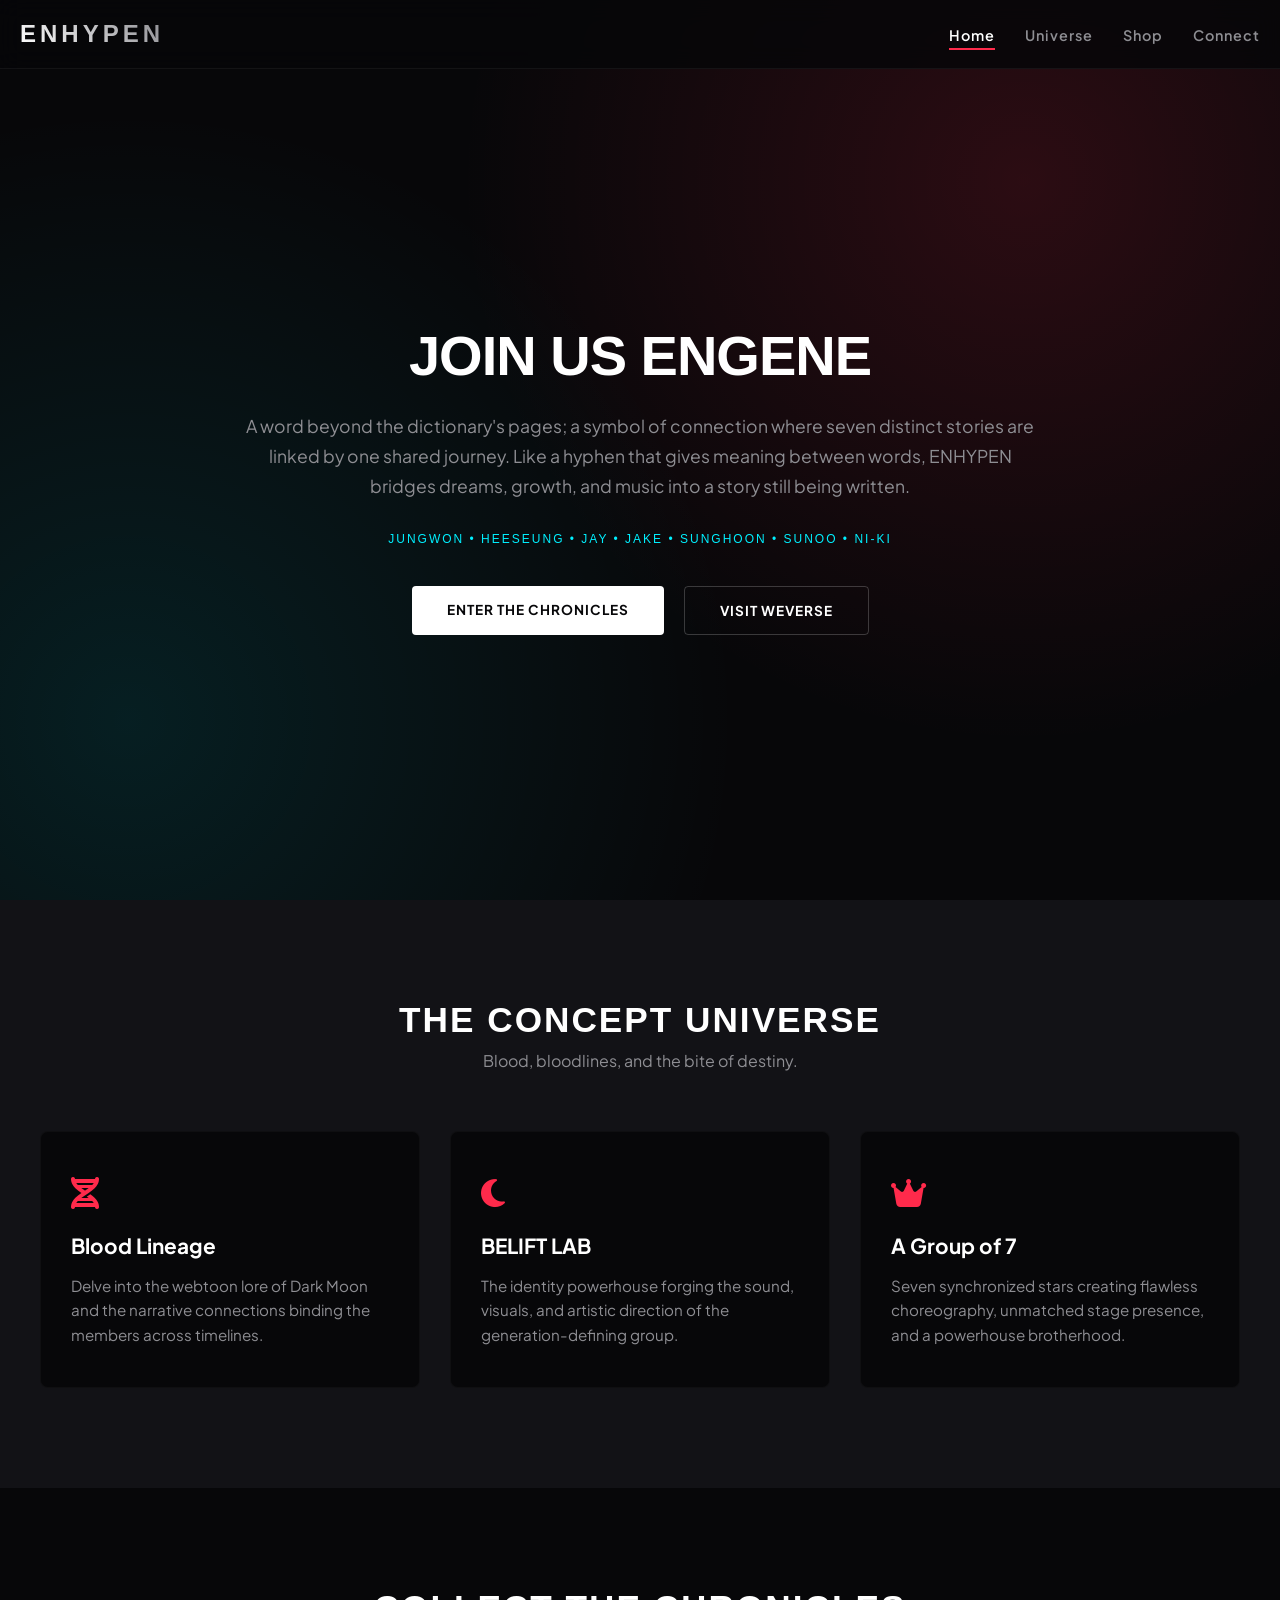
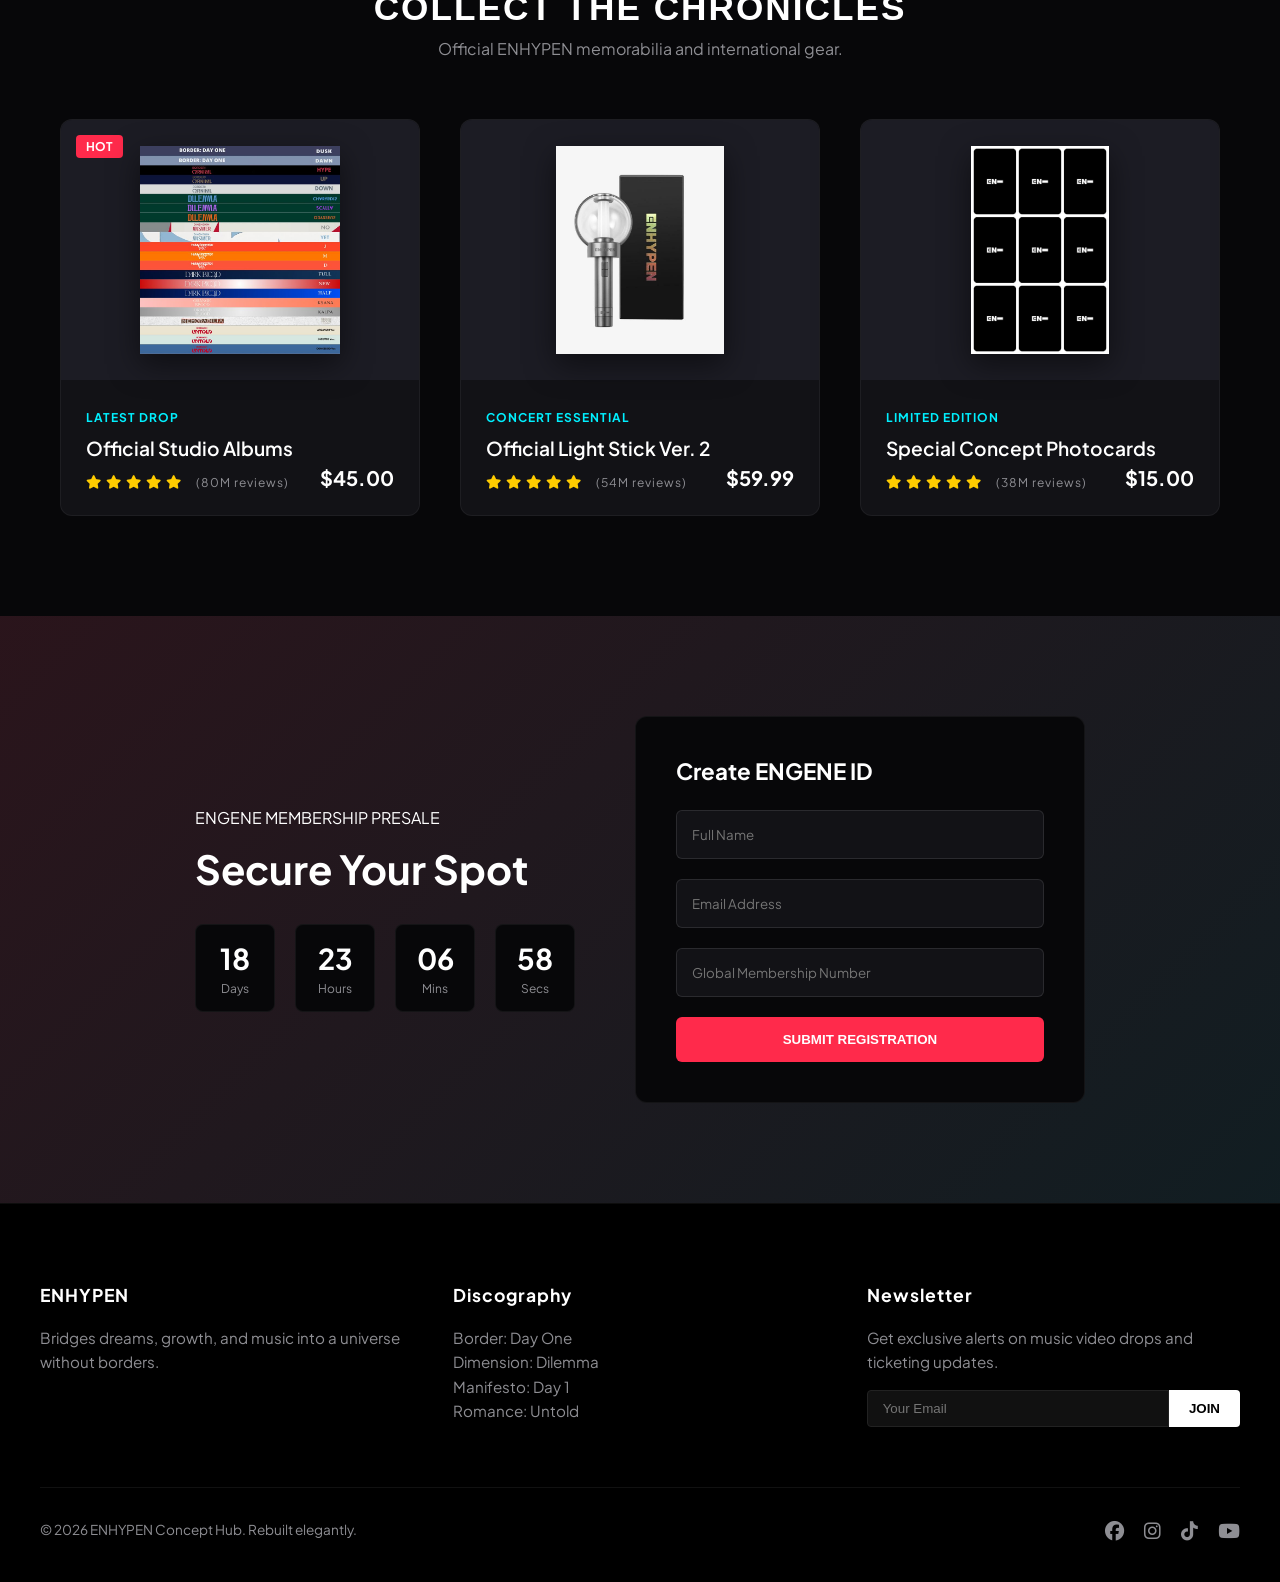
<file: index.html>
<!DOCTYPE html>
<html lang="en">
<head>
    <meta charset="UTF-8">
    <meta name="viewport" content="width=device-width, initial-scale=1.0">
    <title>ENHYPEN // Official Fan Concept Portal</title>

    <!-- Font Awesome CDN link -->
    <link rel="stylesheet" href="https://cdnjs.cloudflare.com/ajax/libs/font-awesome/6.1.1/css/all.min.css" />

    <!-- Google Fonts for Bold, Edgy Typography -->
    <link rel="preconnect" href="https://fonts.googleapis.com">
    <link rel="preconnect" href="https://fonts.gstatic.com" crossorigin>
    <link href="https://fonts.googleapis.com/css2?family=Syncopate:wght@700&family=Plus+Jakarta+Sans:wght@300;400;600;700&display=swap" rel="stylesheet">

    <!-- External CSS link -->
    <link rel="stylesheet" href="style.css">

    <!-- JQuery CDN link -->
    <script src="https://code.jquery.com/jquery-3.6.0.min.js"></script>
</head>
<body>

    <!-- Header Navigation -->
    <header>
        <nav>
            <div class="logo">ENHYPEN</div>

            <div class="navigation">
                <ul id="nav-menu">
                    <i id="menu-close" class="fas fa-times"></i>
                    <li><a href="#" class="active">Home</a></li>
                    <li><a href="#universe">Universe</a></li>
                    <li><a href="#shop">Shop</a></li>
                    <li><a href="#connect">Connect</a></li>
                </ul>
                <i id="menu-btn" class="fas fa-bars"></i>
            </div>
        </nav>
    </header>

    <!-- Hero Section -->
    <section id="home" class="hero-section">
        <div class="hero-content">
            <h2 class="glitch-text">JOIN US ENGENE</h2>
            <p>
                A word beyond the dictionary's pages; a symbol of connection where seven distinct stories are linked by one shared journey. Like a hyphen that gives meaning between words, ENHYPEN bridges dreams, growth, and music into a story still being written.
            </p>
            <div class="member-callout">
                Jungwon • Heeseung • Jay • Jake • Sunghoon • Sunoo • Ni-ki
            </div>
            <div class="btn-group">
                <a href="#" class="btn-primary">ENTER THE CHRONICLES</a>
                <a href="#" class="btn-secondary">VISIT WEVERSE</a>
            </div>
        </div>
    </section>

    <!-- Concept Features Section -->
    <section id="universe" class="features-section">
        <h1 class="section-title">THE CONCEPT UNIVERSE</h1>
        <p class="section-subtitle">Blood, bloodlines, and the bite of destiny.</p>

        <div class="fea-base">
            <div class="fea-box">
                <div class="icon-wrapper"><i class="fas fa-dna"></i></div>
                <h3>Blood Lineage</h3>
                <p>Delve into the webtoon lore of Dark Moon and the narrative connections binding the members across timelines.</p>
            </div>

            <div class="fea-box">
                <div class="icon-wrapper"><i class="fas fa-moon"></i></div>
                <h3>BELIFT LAB</h3>
                <p>The identity powerhouse forging the sound, visuals, and artistic direction of the generation-defining group.</p>
            </div>

            <div class="fea-box">
                <div class="icon-wrapper"><i class="fas fa-crown"></i></div>
                <h3>A Group of 7</h3>
                <p>Seven synchronized stars creating flawless choreography, unmatched stage presence, and a powerhouse brotherhood.</p>
            </div>
        </div>
    </section>

    <!-- Merch Shop Section -->
    <section id="shop" class="shop-section">
        <h1 class="section-title">COLLECT THE CHRONICLES</h1>
        <p class="section-subtitle">Official ENHYPEN memorabilia and international gear.</p>

        <div class="course-box">
            <!-- Item 1 -->
            <div class="card">
                <div class="img-container">
                    <div class="badge">HOT</div>
                    <img src="ENHYPEN ALBUMS.jpg" alt="Enhypen Albums">
                </div>
                <div class="details">
                    <span>LATEST DROP</span>
                    <h6>Official Studio Albums</h6>
                    <div class="star">
                        <i class="fa-solid fa-star"></i>
                        <i class="fa-solid fa-star"></i>
                        <i class="fa-solid fa-star"></i>
                        <i class="fa-solid fa-star"></i>
                        <i class="fa-solid fa-star"></i>
                        <span>(80M reviews)</span>
                    </div>
                </div>
                <div class="price-tag">$45.00</div>
            </div>

            <!-- Item 2 -->
            <div class="card">
                <div class="img-container">
                    <img src="bl.jpg" alt="Light Stick">
                </div>
                <div class="details">
                    <span>CONCERT ESSENTIAL</span>
                    <h6>Official Light Stick Ver. 2</h6>
                    <div class="star">
                        <i class="fa-solid fa-star"></i>
                        <i class="fa-solid fa-star"></i>
                        <i class="fa-solid fa-star"></i>
                        <i class="fa-solid fa-star"></i>
                        <i class="fa-solid fa-star"></i>
                        <span>(54M reviews)</span>
                    </div>
                </div>
                <div class="price-tag">$59.99</div>
            </div>

            <!-- Item 3 -->
            <div class="card">
                <div class="img-container">
                    <img src="pc.jpg" alt="Photocards">
                </div>
                <div class="details">
                    <span>LIMITED EDITION</span>
                    <h6>Special Concept Photocards</h6>
                    <div class="star">
                        <i class="fa-solid fa-star"></i>
                        <i class="fa-solid fa-star"></i>
                        <i class="fa-solid fa-star"></i>
                        <i class="fa-solid fa-star"></i>
                        <i class="fa-solid fa-star"></i>
                        <span>(38M reviews)</span>
                    </div>
                </div>
                <div class="price-tag">$15.00</div>
            </div>
        </div>
    </section>

    <!-- Registration Section -->
    <section id="connect" class="registration-section">
        <div class="reminder">
            <p>ENGENE MEMBERSHIP PRESALE</p>
            <h1>Secure Your Spot</h1>
            <div class="countdown-container">
                <div class="time-block"><span>18</span>Days</div>
                <div class="time-block"><span>23</span>Hours</div>
                <div class="time-block"><span>06</span>Mins</div>
                <div class="time-block"><span>58</span>Secs</div>
            </div>
        </div>

        <div class="form-container">
            <h3>Create ENGENE ID</h3>
            <input type="text" placeholder="Full Name" required>
            <input type="email" placeholder="Email Address" required>
            <input type="text" placeholder="Global Membership Number" required>
            <button type="submit" class="btn-submit">SUBMIT REGISTRATION</button>
        </div>
    </section>

    <!-- Footer -->
    <footer>
        <div class="footer-grid">
            <div class="footer-col">
                <h3>ENHYPEN</h3>
                <p>Bridges dreams, growth, and music into a universe without borders.</p>
            </div>
            <div class="footer-col">
                <h3>Discography</h3>
                <p>Border: Day One<br>Dimension: Dilemma<br>Manifesto: Day 1<br>Romance: Untold</p>
            </div>
            <div class="footer-col">
                <h3>Newsletter</h3>
                <p>Get exclusive alerts on music video drops and ticketing updates.</p>
                <div class="subscribe-form">
                    <input type="email" placeholder="Your Email">
                    <button class="btn-sub">JOIN</button>
                </div>
            </div>
        </div>
        <div class="copyright">
            <p>&copy; 2026 ENHYPEN Concept Hub. Rebuilt elegantly.</p>
            <div class="social-icons">
                <a href="#"><i class="fab fa-facebook"></i></a>
                <a href="#"><i class="fab fa-instagram"></i></a>
                <a href="#"><i class="fab fa-tiktok"></i></a>
                <a href="#"><i class="fab fa-youtube"></i></a>
            </div>
        </div>
    </footer>

    <!-- Menu Control Script -->
    <script>
        $('#menu-btn').click(function(){
            $('#nav-menu').addClass('active');
        });
        $('#menu-close').click(function(){
            $('#nav-menu').removeClass('active');
        });
    </script>
</body>
</html>
</file>
<file: style.css>
/* --- Global Styles --- */
:root {
    --bg-dark: #070709;
    --bg-surface: #121216;
    --accent-red: #ff2a4b;
    --accent-blue: #00f0ff;
    --text-main: #ffffff;
    --text-muted: #8e8e93;
    --font-heading: 'Syncopate', sans-serif;
    --font-body: 'Plus Jakarta Sans', sans-serif;
}

* {
    margin: 0;
    padding: 0;
    box-sizing: border-box;
    scroll-behavior: smooth;
}

body {
    background-color: var(--bg-dark);
    color: var(--text-main);
    font-family: var(--font-body);
    overflow-x: hidden;
}

/* --- Header & Navbar --- */
header {
    background: rgba(7, 7, 9, 0.85);
    backdrop-filter: blur(12px);
    position: fixed;
    top: 0;
    width: 100%;
    z-index: 1000;
    border-bottom: 1px solid rgba(255, 255, 255, 0.05);
}

nav {
    display: flex;
    justify-content: space-between;
    align-items: center;
    max-width: 1300px;
    margin: 0 auto;
    padding: 20px;
}

nav .logo {
    font-family: var(--font-heading);
    font-size: 1.5rem;
    font-weight: 700;
    letter-spacing: 4px;
    background: linear-gradient(45deg, #fff, var(--text-muted));
    -webkit-background-clip: text;
    -webkit-text-fill-color: transparent;
}

nav .navigation ul {
    display: flex;
    list-style: none;
    align-items: center;
    gap: 30px;
}

nav .navigation ul li a {
    text-decoration: none;
    color: var(--text-muted);
    font-weight: 600;
    font-size: 0.9rem;
    letter-spacing: 1px;
    transition: color 0.3s ease;
}

nav .navigation ul li a:hover, 
nav .navigation ul li a.active {
    color: var(--text-main);
    border-bottom: 2px solid var(--accent-red);
    padding-bottom: 4px;
}

#menu-btn, #menu-close {
    display: none;
    color: var(--text-main);
    font-size: 1.5rem;
    cursor: pointer;
}

/* --- Hero Section --- */
.hero-section {
    min-height: 100vh;
    display: flex;
    align-items: center;
    justify-content: center;
    padding: 120px 20px 60px 20px;
    background: radial-gradient(circle at 80% 20%, rgba(255, 42, 75, 0.15), transparent 45%),
                radial-gradient(circle at 10% 80%, rgba(0, 240, 255, 0.1), transparent 45%),
                var(--bg-dark);
    text-align: center;
}

.hero-content {
    max-width: 800px;
}

.hero-content h2 {
    font-family: var(--font-heading);
    font-size: 3.5rem;
    letter-spacing: -1px;
    line-height: 1.1;
    margin-bottom: 25px;
    text-transform: uppercase;
}

.hero-content p {
    color: var(--text-muted);
    font-size: 1.1rem;
    line-height: 1.7;
    margin-bottom: 30px;
}

.member-callout {
    font-family: var(--font-heading);
    font-size: 0.75rem;
    letter-spacing: 2px;
    color: var(--accent-blue);
    margin-bottom: 40px;
    text-transform: uppercase;
}

.btn-group {
    display: flex;
    gap: 20px;
    justify-content: center;
}

.btn-primary, .btn-secondary {
    padding: 15px 35px;
    font-weight: 700;
    letter-spacing: 1px;
    text-decoration: none;
    font-size: 0.85rem;
    border-radius: 4px;
    transition: all 0.3s cubic-bezier(0.16, 1, 0.3, 1);
}

.btn-primary {
    background-color: var(--text-main);
    color: var(--bg-dark);
}

.btn-primary:hover {
    background-color: var(--accent-red);
    color: white;
    transform: translateY(-3px);
    box-shadow: 0 10px 20px rgba(255, 42, 75, 0.3);
}

.btn-secondary {
    background-color: transparent;
    color: var(--text-main);
    border: 1px solid rgba(255, 255, 255, 0.2);
}

.btn-secondary:hover {
    border-color: var(--text-main);
    background-color: rgba(255,255,255,0.05);
}

/* --- Global Section Configs --- */
.section-title {
    font-family: var(--font-heading);
    font-size: 2.2rem;
    text-align: center;
    letter-spacing: 2px;
    margin-bottom: 10px;
}

.section-subtitle {
    text-align: center;
    color: var(--text-muted);
    margin-bottom: 60px;
}

/* --- Features Section --- */
.features-section {
    padding: 100px 20px;
    background-color: var(--bg-surface);
}

.fea-base {
    display: grid;
    grid-template-columns: repeat(auto-fit, minmax(300px, 1fr));
    gap: 30px;
    max-width: 1200px;
    margin: 0 auto;
}

.fea-box {
    background: var(--bg-dark);
    padding: 40px 30px;
    border-radius: 8px;
    border: 1px solid rgba(255, 255, 255, 0.03);
    transition: transform 0.3s ease, border-color 0.3s ease;
}

.fea-box:hover {
    transform: translateY(-5px);
    border-color: var(--accent-red);
}

.icon-wrapper {
    font-size: 2rem;
    color: var(--accent-red);
    margin-bottom: 20px;
}

.fea-box h3 {
    font-size: 1.3rem;
    margin-bottom: 15px;
}

.fea-box p {
    color: var(--text-muted);
    font-size: 0.95rem;
    line-height: 1.6;
}

/* --- Merch Section (Shop) --- */
.shop-section {
    padding: 100px 20px;
    max-width: 1200px;
    margin: 0 auto;
}

.course-box {
    display: grid;
    grid-template-columns: repeat(auto-fit, minmax(320px, 1fr));
    gap: 40px;
}

.card {
    background: var(--bg-surface);
    border-radius: 12px;
    overflow: hidden;
    position: relative;
    border: 1px solid rgba(255, 255, 255, 0.05);
}

.img-container {
    height: 260px;
    background: #1c1c24;
    position: relative;
    display: flex;
    align-items: center;
    justify-content: center;
}

.img-container img {
    max-height: 80%;
    max-width: 80%;
    object-fit: contain;
    filter: drop-shadow(0 10px 15px rgba(0,0,0,0.5));
}

.badge {
    position: absolute;
    top: 15px;
    left: 15px;
    background: var(--accent-red);
    color: white;
    padding: 4px 10px;
    font-size: 0.75rem;
    font-weight: 700;
    border-radius: 4px;
}

.card .details {
    padding: 25px;
}

.card .details span {
    color: var(--accent-blue);
    font-size: 0.75rem;
    font-weight: 700;
    letter-spacing: 1px;
}

.card .details h6 {
    font-size: 1.2rem;
    margin: 10px 0 15px 0;
    font-weight: 600;
}

.star {
    display: flex;
    align-items: center;
    gap: 5px;
    color: #ffcc00;
    font-size: 0.85rem;
}

.star span {
    color: var(--text-muted) !important;
    margin-left: 10px;
    font-weight: 400 !important;
}

.price-tag {
    position: absolute;
    bottom: 25px;
    right: 25px;
    font-size: 1.25rem;
    font-weight: 700;
}

/* --- Registration / Presale --- */
.registration-section {
    background: linear-gradient(135deg, rgba(255,42,75,0.1), rgba(0,240,255,0.05)), var(--bg-surface);
    padding: 100px 20px;
    display: flex;
    flex-wrap: wrap;
    align-items: center;
    justify-content: center;
    gap: 60px;
}

.reminder h1 {
    font-size: 2.5rem;
    margin: 15px 0 30px 0;
}

.countdown-container {
    display: flex;
    gap: 20px;
}

.time-block {
    background: var(--bg-dark);
    padding: 15px;
    border-radius: 8px;
    min-width: 80px;
    text-align: center;
    font-size: 0.75rem;
    color: var(--text-muted);
    border: 1px solid rgba(255,255,255,0.05);
}

.time-block span {
    display: block;
    font-size: 1.8rem;
    color: var(--text-main);
    font-weight: 700;
    margin-bottom: 5px;
}

.form-container {
    background: var(--bg-dark);
    padding: 40px;
    border-radius: 12px;
    width: 100%;
    max-width: 450px;
    border: 1px solid rgba(255,255,255,0.05);
}

.form-container h3 {
    margin-bottom: 25px;
    font-size: 1.4rem;
}

.form-container input {
    width: 100%;
    padding: 15px;
    background: var(--bg-surface);
    border: 1px solid rgba(255,255,255,0.1);
    border-radius: 6px;
    margin-bottom: 20px;
    color: white;
    font-family: var(--font-body);
}

.form-container input:focus {
    outline: none;
    border-color: var(--accent-blue);
}

.btn-submit {
    width: 100%;
    padding: 15px;
    background: var(--accent-red);
    color: white;
    border: none;
    font-weight: 700;
    border-radius: 6px;
    cursor: pointer;
    transition: background 0.2s;
}

.btn-submit:hover {
    background: #e01b3b;
}

/* --- Footer --- */
footer {
    background: #000;
    padding: 80px 20px 40px 20px;
    border-top: 1px solid rgba(255,255,255,0.05);
}

.footer-grid {
    display: grid;
    grid-template-columns: repeat(auto-fit, minmax(250px, 1fr));
    gap: 40px;
    max-width: 1200px;
    margin: 0 auto 60px auto;
}

.footer-col h3 {
    font-size: 1.1rem;
    margin-bottom: 20px;
    letter-spacing: 1px;
}

.footer-col p {
    color: var(--text-muted);
    line-height: 1.6;
    font-size: 0.95rem;
}

.subscribe-form {
    display: flex;
    margin-top: 15px;
}

.subscribe-form input {
    padding: 10px 15px;
    background: #111;
    border: 1px solid #222;
    color: white;
    border-radius: 4px 0 0 4px;
    width: 100%;
}

.btn-sub {
    background: var(--text-main);
    color: black;
    border: none;
    padding: 0 20px;
    font-weight: 700;
    border-radius: 0 4px 4px 0;
    cursor: pointer;
}

.copyright {
    display: flex;
    justify-content: space-between;
    align-items: center;
    max-width: 1200px;
    margin: 0 auto;
    padding-top: 30px;
    border-top: 1px solid #111;
    color: var(--text-muted);
    font-size: 0.85rem;
}

.social-icons {
    display: flex;
    gap: 20px;
}

.social-icons a {
    color: var(--text-muted);
    font-size: 1.2rem;
    transition: color 0.2s;
}

.social-icons a:hover {
    color: var(--accent-red);
}

/* --- Mobile Breakpoints --- */
@media (max-width: 768px) {
    #menu-btn { display: block; }
    
    nav .navigation ul {
        position: fixed;
        top: 0;
        right: -100%;
        width: 70%;
        height: 100vh;
        background: var(--bg-surface);
        flex-direction: column;
        justify-content: center;
        transition: right 0.4s cubic-bezier(0.16, 1, 0.3, 1);
        box-shadow: -10px 0 30px rgba(0,0,0,0.5);
    }

    nav .navigation ul.active {
        right: 0;
    }

    #menu-close {
        display: block;
        position: absolute;
        top: 30px;
        right: 30px;
    }

    .hero-content h2 { font-size: 2.3rem; }
    .registration-section { gap: 40px; }
    .copyright { flex-direction: column; gap: 20px; text-align: center; }
}
</file>
